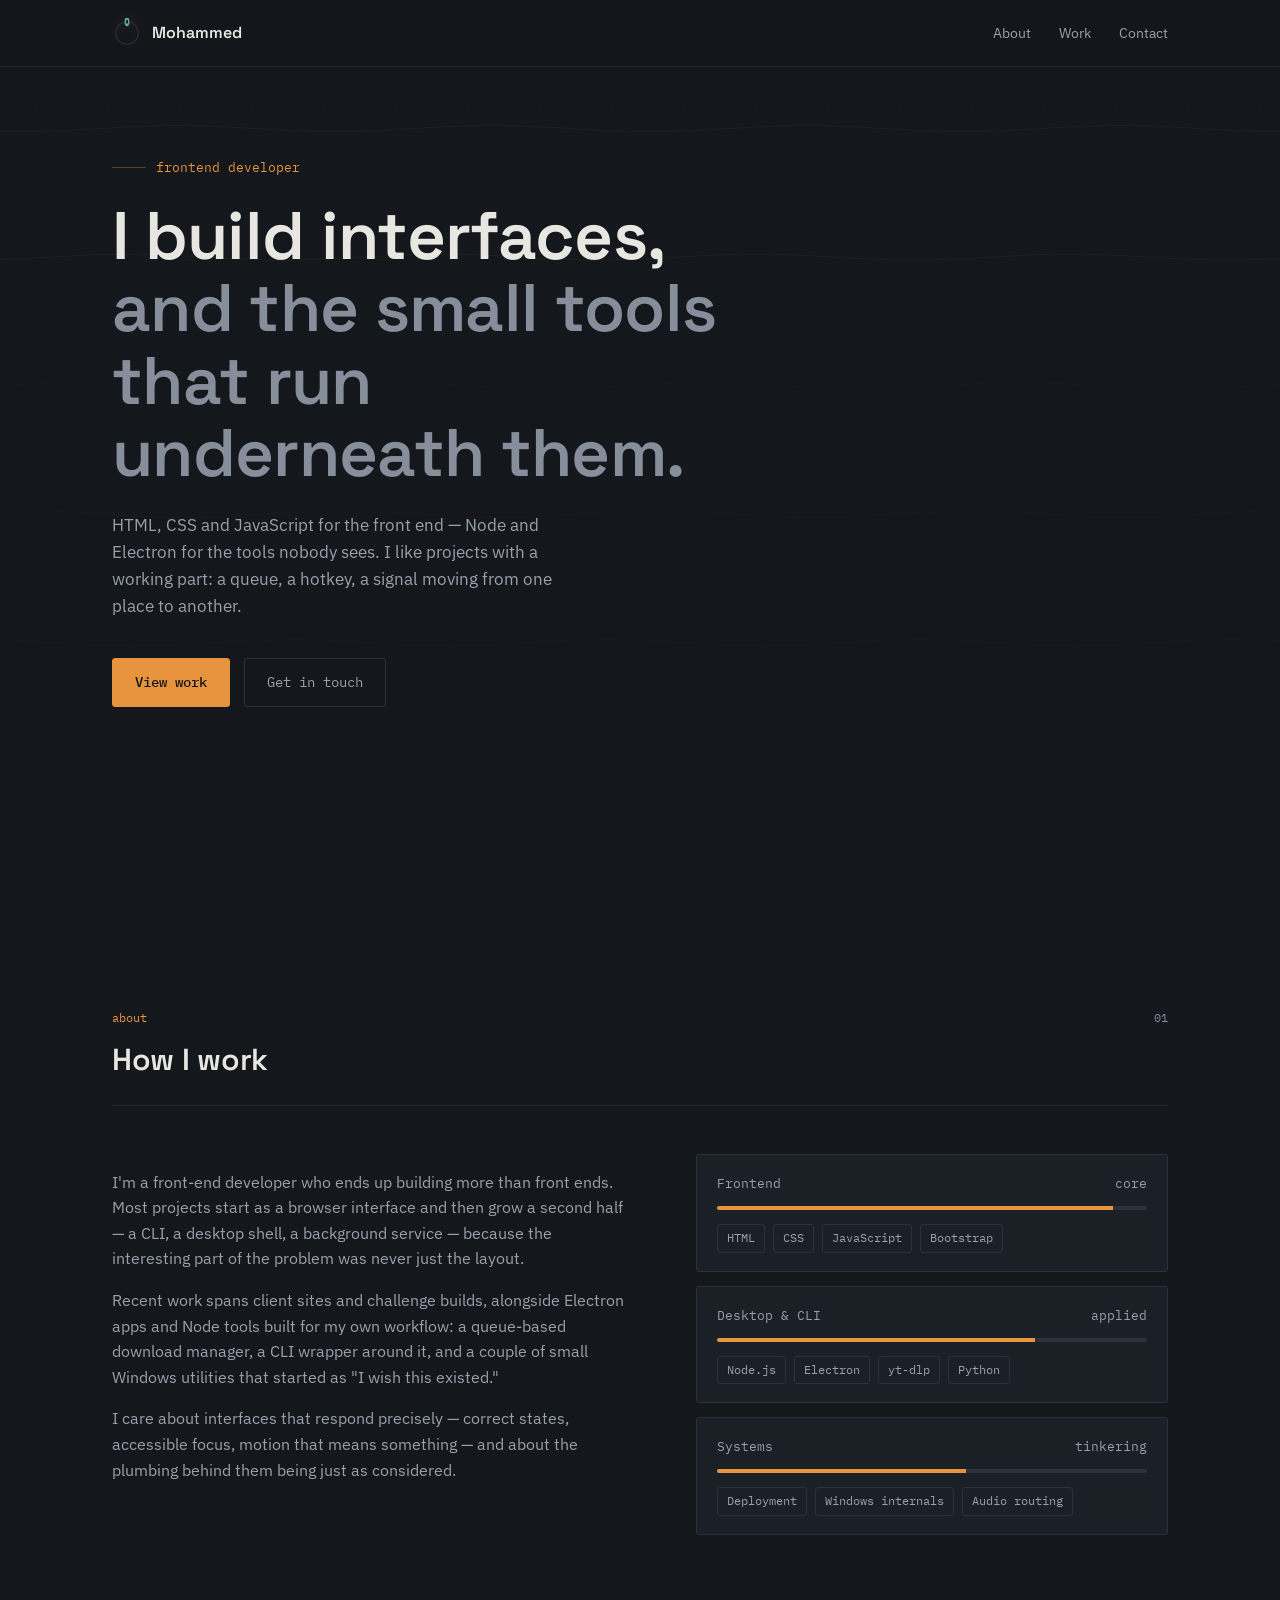
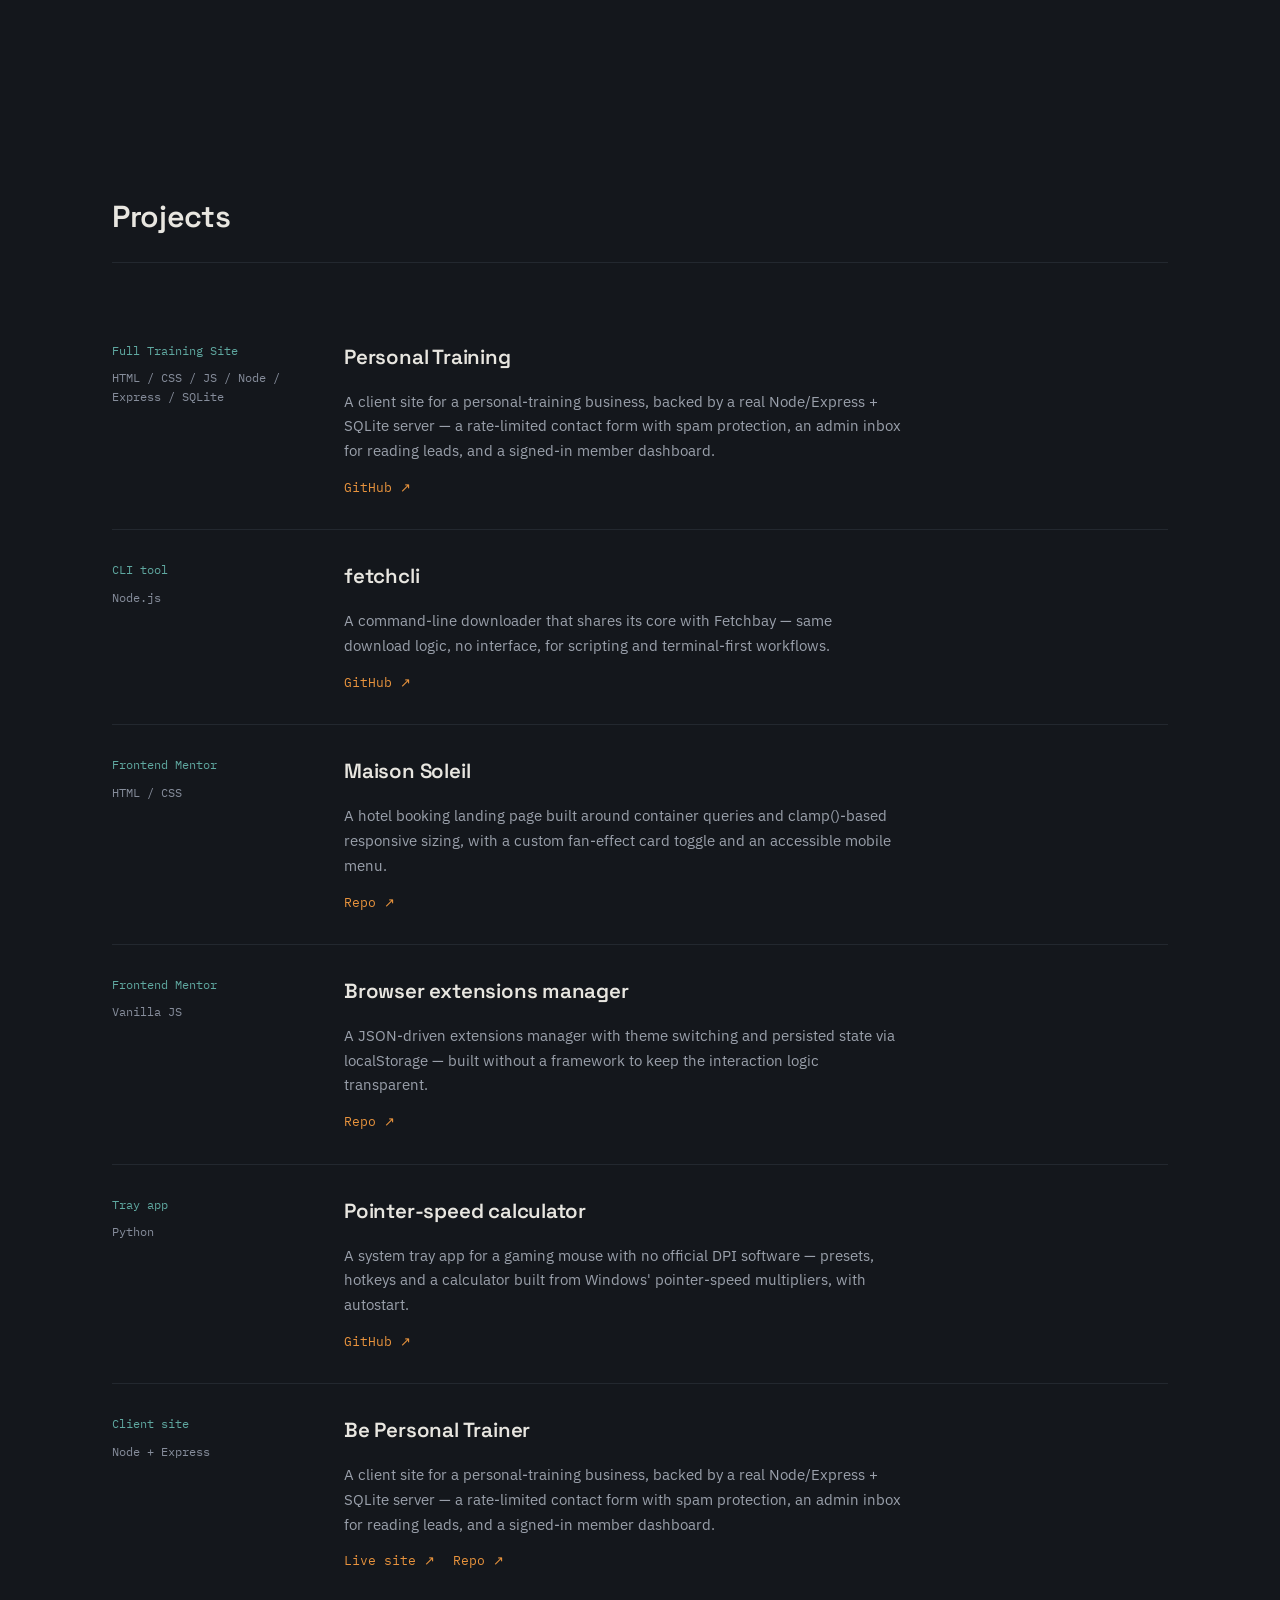
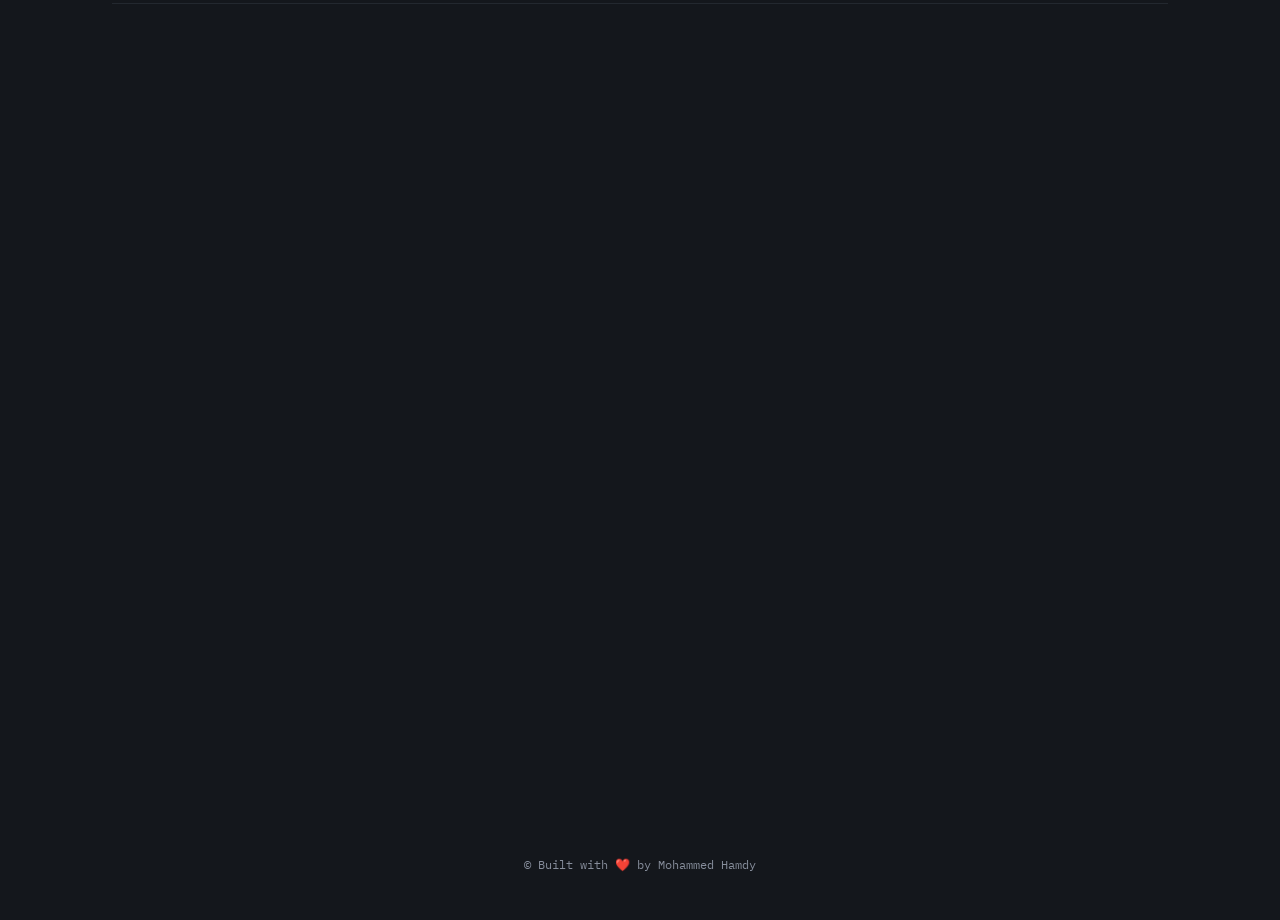
<file: index.html>
﻿<!doctype html>
<html lang="en">
  <head>
    <meta charset="UTF-8" />
    <meta name="viewport" content="width=device-width, initial-scale=1.0" />
    <title>Mohammed Hamdy — Frontend Developer</title>
    <meta
      name="description"
      content="Frontend developer building interfaces and the small tools underneath them — Electron apps, CLI utilities, and web builds with HTML, CSS, JavaScript and Node."
    />
    <meta name="author" content="Mohammed Hamdy" />
    <meta name="theme-color" content="#14171C" />
    <meta name="color-scheme" content="dark" />

    <!-- Favicon -->
    <link rel="icon" type="image/svg+xml" href="favicon.svg" />
    <link rel="icon" type="image/png" sizes="32x32" href="favicon-32.png" />
    <link rel="apple-touch-icon" href="apple-touch-icon.png" />

    <!-- Open Graph -->
    <meta property="og:type" content="website" />
    <meta property="og:site_name" content="Mohammed Hamdy" />
    <meta property="og:title" content="Mohammed Hamdy — Frontend Developer" />
    <meta
      property="og:description"
      content="Frontend developer building interfaces and the small tools underneath them — Electron apps, CLI utilities, and web builds with HTML, CSS, JavaScript and Node."
    />
    <meta property="og:url" content="https://shena9y.github.io/Portfolio/" />
    <meta
      property="og:image"
      content="https://shena9y.github.io/Portfolio/og-image.png"
    />
    <meta property="og:image:width" content="1200" />
    <meta property="og:image:height" content="630" />
    <meta
      property="og:image:alt"
      content="Mohammed Hamdy — frontend developer portfolio"
    />

    <!-- Twitter Card -->
    <meta name="twitter:card" content="summary_large_image" />
    <meta name="twitter:title" content="Mohammed Hamdy — Frontend Developer" />
    <meta
      name="twitter:description"
      content="Frontend developer building interfaces and the small tools underneath them."
    />
    <meta
      name="twitter:image"
      content="https://shena9y.github.io/Portfolio/og-image.png"
    />

    <link rel="canonical" href="https://shena9y.github.io/Portfolio/" />
    <link
      rel="preload"
      as="font"
      type="font/woff2"
      crossorigin
      href="fonts/Space-Grotesk-latin.woff2"
    />
    <link
      rel="preload"
      as="font"
      type="font/woff2"
      crossorigin
      href="fonts/IBM-Plex-Sans-latin.woff2"
    />
    <link
      rel="preload"
      as="font"
      type="font/woff2"
      crossorigin
      href="fonts/IBM-Plex-Mono-400.woff2"
    />

    <!-- Styles: fonts.css declares the @font-face rules, style.css the layout. -->
    <link rel="stylesheet" href="fonts.css" />
    <link rel="stylesheet" href="style.css" />

    <!-- Reveal animations in style.css are gated behind .js on <html>, so
         content stays visible when JavaScript is disabled. This must run
         inline before first paint. -->
    <script>
      document.documentElement.classList.add("js");
    </script>
    <script src="app.js" defer></script>
  </head>
  <body>
    <a href="#main-content" class="skip-link">Skip to content</a>
    <header>
      <nav aria-label="Primary">
        <a
          href="#hero"
          class="nav-mark"
          id="site-logo"
          aria-label="Mohammed — back to top"
        >
          <svg
            class="logo-glyph"
            viewBox="0 0 40 40"
            aria-hidden="true"
            focusable="false"
          >
            <circle class="logo-track" cx="20" cy="20" r="15" />
            <circle
              class="logo-arc"
              cx="20"
              cy="20"
              r="15"
              transform="rotate(-90 20 20)"
            />
            <circle
              class="logo-ping"
              cx="20"
              cy="20"
              r="15"
              transform="rotate(-90 20 20)"
            />
            <g class="logo-dot-pos" transform="translate(20, 5)">
              <circle class="logo-dot" cx="0" cy="0" r="4.2" />
              <circle class="logo-dot-core" cx="0" cy="0" r="1.8" />
            </g>
            <circle class="logo-burst" cx="20" cy="20" r="15" />
            <circle class="logo-burst burst-1" cx="20" cy="20" r="15" />
          </svg>
          <span class="logo-name">Mohammed</span>
        </a>
        <div class="nav-links">
          <a href="#about">About</a>
          <a href="#work">Work</a>
          <a href="#contact">Contact</a>
        </div>
      </nav>
    </header>

    <main id="main-content" tabindex="-1">
      <section class="hero" id="hero">
        <canvas id="wallpaper"></canvas>
        <div class="hero-inner">
          <div class="hero-label">
            <span class="rule"></span>frontend developer
          </div>
          <h1 class="hero-title">
            I build interfaces,
            <em>and the small tools that run underneath them.</em>
          </h1>
          <p class="hero-sub">
            HTML, CSS and JavaScript for the front end — Node and Electron for
            the tools nobody sees. I like projects with a working part: a queue,
            a hotkey, a signal moving from one place to another.
          </p>
          <div class="hero-cta">
            <a href="#work" class="btn btn-primary">View work</a>
            <a href="#contact" class="btn btn-ghost">Get in touch</a>
          </div>
        </div>
      </section>

      <section id="about">
        <div class="wrap">
          <div class="section-head">
            <div>
              <div class="tag reveal">about</div>
              <h2 class="reveal reveal-1">How I work</h2>
            </div>
            <div class="section-index reveal reveal-2">01</div>
          </div>

          <div class="about-grid">
            <div class="about-body">
              <p class="reveal">
                I'm a front-end developer who ends up building more than front
                ends. Most projects start as a browser interface and then grow a
                second half — a CLI, a desktop shell, a background service —
                because the interesting part of the problem was never just the
                layout.
              </p>
              <p class="reveal reveal-1">
                Recent work spans client sites and challenge builds, alongside
                Electron apps and Node tools built for my own workflow: a
                queue-based download manager, a CLI wrapper around it, and a
                couple of small Windows utilities that started as "I wish this
                existed."
              </p>
              <p class="reveal reveal-2">
                I care about interfaces that respond precisely — correct states,
                accessible focus, motion that means something — and about the
                plumbing behind them being just as considered.
              </p>
            </div>

            <div class="about-channels">
              <div class="channel reveal">
                <div class="channel-head">
                  <span class="name">Frontend</span
                  ><span class="name">core</span>
                </div>
                <div class="channel-bar"><span style="width: 92%"></span></div>
                <div class="channel-tags">
                  <span>HTML</span><span>CSS</span><span>JavaScript</span
                  ><span>Bootstrap</span>
                </div>
              </div>
              <div class="channel reveal reveal-1">
                <div class="channel-head">
                  <span class="name">Desktop &amp; CLI</span
                  ><span class="name">applied</span>
                </div>
                <div class="channel-bar"><span style="width: 74%"></span></div>
                <div class="channel-tags">
                  <span>Node.js</span><span>Electron</span><span>yt-dlp</span
                  ><span>Python</span>
                </div>
              </div>
              <div class="channel reveal reveal-2">
                <div class="channel-head">
                  <span class="name">Systems</span
                  ><span class="name">tinkering</span>
                </div>
                <div class="channel-bar"><span style="width: 58%"></span></div>
                <div class="channel-tags">
                  <span>Deployment</span><span>Windows internals</span
                  ><span>Audio routing</span>
                </div>
              </div>
            </div>
          </div>
        </div>
      </section>

      <section id="work">
        <div class="wrap">
          <div class="section-head">
            <div>
              <div class="tag reveal">selected work</div>
              <h2 class="reveal reveal-1">Projects</h2>
            </div>
            <div class="section-index reveal reveal-2">02</div>
          </div>

          <div class="project reveal">
            <div class="project-meta">
              <span class="kind mono">Full Training Site</span><br />HTML / CSS
              / JS / Node / Express / SQLite
            </div>
            <div>
              <h3>Personal Training</h3>
              <p>
                A client site for a personal-training business, backed by a real
                Node/Express + SQLite server — a rate-limited contact form with
                spam protection, an admin inbox for reading leads, and a
                signed-in member dashboard.
              </p>
              <div class="project-links">
                <a
                  href="https://github.com/shena9y"
                  target="_blank"
                  rel="noopener"
                  >GitHub ↗</a
                >
              </div>
            </div>
          </div>

          <div class="project reveal reveal-1">
            <div class="project-meta">
              <span class="kind mono">CLI tool</span><br />Node.js
            </div>
            <div>
              <h3>fetchcli</h3>
              <p>
                A command-line downloader that shares its core with Fetchbay —
                same download logic, no interface, for scripting and
                terminal-first workflows.
              </p>
              <div class="project-links">
                <a
                  href="https://github.com/shena9y"
                  target="_blank"
                  rel="noopener"
                  >GitHub ↗</a
                >
              </div>
            </div>
          </div>

          <div class="project reveal reveal-2">
            <div class="project-meta">
              <span class="kind mono">Frontend Mentor</span><br />HTML / CSS
            </div>
            <div>
              <h3>Maison Soleil</h3>
              <p>
                A hotel booking landing page built around container queries and
                clamp()-based responsive sizing, with a custom fan-effect card
                toggle and an accessible mobile menu.
              </p>
              <div class="project-links">
                <a
                  href="https://github.com/shena9y/Frontend-Mentor---Hotel-booking-confirmation-page-solution"
                  target="_blank"
                  rel="noopener"
                  >Repo ↗</a
                >
              </div>
            </div>
          </div>

          <div class="project reveal reveal-3">
            <div class="project-meta">
              <span class="kind mono">Frontend Mentor</span><br />Vanilla JS
            </div>
            <div>
              <h3>Browser extensions manager</h3>
              <p>
                A JSON-driven extensions manager with theme switching and
                persisted state via localStorage — built without a framework to
                keep the interaction logic transparent.
              </p>
              <div class="project-links">
                <a
                  href="https://github.com/shena9y/browser-extensions-manager-ui-main"
                  target="_blank"
                  rel="noopener"
                  >Repo ↗</a
                >
              </div>
            </div>
          </div>

          <div class="project reveal reveal-4">
            <div class="project-meta">
              <span class="kind mono">Tray app</span><br />Python
            </div>
            <div>
              <h3>Pointer-speed calculator</h3>
              <p>
                A system tray app for a gaming mouse with no official DPI
                software — presets, hotkeys and a calculator built from Windows'
                pointer-speed multipliers, with autostart.
              </p>
              <div class="project-links">
                <a
                  href="https://github.com/shena9y"
                  target="_blank"
                  rel="noopener"
                  >GitHub ↗</a
                >
              </div>
            </div>
          </div>

          <div class="project reveal reveal-5">
            <div class="project-meta">
              <span class="kind mono">Client site</span><br />Node + Express
            </div>
            <div>
              <h3>Be Personal Trainer</h3>
              <p>
                A client site for a personal-training business, backed by a real
                Node/Express + SQLite server — a rate-limited contact form with
                spam protection, an admin inbox for reading leads, and a
                signed-in member dashboard.
              </p>
              <div class="project-links">
                <a
                  href="https://shena9y.github.io/be-personal-trainer-site/"
                  target="_blank"
                  rel="noopener"
                  >Live site ↗</a
                >
                <a
                  href="https://github.com/shena9y/be-personal-trainer-site"
                  target="_blank"
                  rel="noopener"
                  >Repo ↗</a
                >
              </div>
            </div>
          </div>
        </div>
      </section>

      <section id="contact">
        <div class="wrap">
          <div class="contact-panel">
            <div class="contact-intro reveal reveal-left">
              <h2>Have something to build?</h2>
              <p>
                Open to front-end projects and the occasional excuse to build a
                small tool alongside one. Send a message and I'll reply from
                there.
              </p>

              <div class="contact-links">
                <a
                  href="https://github.com/shena9y"
                  target="_blank"
                  rel="noopener"
                  >GitHub <span>shena9y</span></a
                >
                <a
                  href="https://www.frontendmentor.io/profile/shena9y"
                  target="_blank"
                  rel="noopener"
                  >Frontend Mentor <span>shena9y</span></a
                >
              </div>
            </div>

            <form
              class="contact-form reveal reveal-right reveal-1"
              id="contact-form"
              action="https://formspree.io/f/xzebgnwv"
              method="POST"
            >
              <div class="field">
                <label for="cf-name">Name</label>
                <input
                  type="text"
                  id="cf-name"
                  name="name"
                  autocomplete="name"
                  required
                />
              </div>
              <div class="field">
                <label for="cf-email">Email</label>
                <input
                  type="email"
                  id="cf-email"
                  name="email"
                  autocomplete="email"
                  required
                />
              </div>
              <div class="field">
                <label for="cf-message">Message</label>
                <textarea id="cf-message" name="message" required></textarea>
              </div>
              <!-- honeypot field: hidden from browsers and real visitors, bots fill it in -->
              <div class="field hp" hidden>
                <label for="cf-hp">Leave blank</label>
                <input
                  type="text"
                  id="cf-hp"
                  name="_gotcha"
                  tabindex="-1"
                  autocomplete="off"
                />
              </div>

              <div class="form-row">
                <button type="submit" class="btn btn-primary" id="cf-submit">
                  Send message
                </button>
                <span
                  class="form-status mono"
                  id="cf-status"
                  role="status"
                  aria-live="polite"
                ></span>
              </div>
            </form>
          </div>
        </div>
      </section>
    </main>

    <footer>&copy; Built with ❤️ by Mohammed Hamdy</footer>
  </body>
</html>
</file>
<file: fonts.css>
/* Self-hosted fonts — latin subset only.
   Space Grotesk & IBM Plex Sans are variable fonts covering the weight ranges;
   IBM Plex Mono ships as static 400/500. */
@font-face {
  font-family: 'Space Grotesk';
  font-style: normal;
  font-weight: 400 700;
  font-display: swap;
  src: url('fonts/Space-Grotesk-latin.woff2') format('woff2');
  unicode-range: U+0000-00FF, U+0131, U+0152-0153, U+02BB-02BC, U+02C6, U+02DA,
    U+02DC, U+0304, U+0308, U+0329, U+2000-206F, U+20AC, U+2122, U+2191, U+2193,
    U+2212, U+2215, U+FEFF, U+FFFD;
}
@font-face {
  font-family: 'IBM Plex Sans';
  font-style: normal;
  font-weight: 400 600;
  font-display: swap;
  src: url('fonts/IBM-Plex-Sans-latin.woff2') format('woff2');
  unicode-range: U+0000-00FF, U+0131, U+0152-0153, U+02BB-02BC, U+02C6, U+02DA,
    U+02DC, U+0304, U+0308, U+0329, U+2000-206F, U+20AC, U+2122, U+2191, U+2193,
    U+2212, U+2215, U+FEFF, U+FFFD;
}
@font-face {
  font-family: 'IBM Plex Mono';
  font-style: normal;
  font-weight: 400;
  font-display: swap;
  src: url('fonts/IBM-Plex-Mono-400.woff2') format('woff2');
  unicode-range: U+0000-00FF, U+0131, U+0152-0153, U+02BB-02BC, U+02C6, U+02DA,
    U+02DC, U+0304, U+0308, U+0329, U+2000-206F, U+20AC, U+2122, U+2191, U+2193,
    U+2212, U+2215, U+FEFF, U+FFFD;
}
@font-face {
  font-family: 'IBM Plex Mono';
  font-style: normal;
  font-weight: 500;
  font-display: swap;
  src: url('fonts/IBM-Plex-Mono-500.woff2') format('woff2');
  unicode-range: U+0000-00FF, U+0131, U+0152-0153, U+02BB-02BC, U+02C6, U+02DA,
    U+02DC, U+0304, U+0308, U+0329, U+2000-206F, U+20AC, U+2122, U+2191, U+2193,
    U+2212, U+2215, U+FEFF, U+FFFD;
}
</file>
<file: style.css>
﻿:root {
  --bg: #14171c;
  --panel: #1b1f26;
  --panel-alt: #1f2430;
  --border: #2c323c;
  --border-soft: #23282f;
  --text: #e8e6e0;
  --text-dim: #9aa0ab;
  --text-faint: #868d9b;
  --accent: #e8933d;
  --accent-soft: rgba(232, 147, 61, 0.14);
  --accent-line: rgba(232, 147, 61, 0.35);
  --teal: #5fa8a0;
  --radius: 3px;
  --maxw: 1120px;
  --wrap-pad: 32px;
  --section-pad: 108px;
  --font-display: "Space Grotesk", sans-serif;
  --font-body: "IBM Plex Sans", sans-serif;
  --font-mono: "IBM Plex Mono", monospace;
  --ease-out: cubic-bezier(0.22, 1, 0.36, 1);
  color-scheme: dark;
}

* {
  box-sizing: border-box;
}
html {
  scroll-behavior: smooth;
}

body {
  margin: 0;
  overflow-x: hidden;
  background: var(--bg);
  color: var(--text);
  font-family: var(--font-body);
  font-size: 16px;
  line-height: 1.6;
  -webkit-font-smoothing: antialiased;
}

h1,
h2,
h3 {
  font-family: var(--font-display);
  margin: 0;
  font-weight: 600;
  letter-spacing: -0.01em;
}

.mono {
  font-family: var(--font-mono);
}

a {
  color: inherit;
  text-decoration: none;
}

.wrap {
  max-width: var(--maxw);
  margin: 0 auto;
  padding: 0 var(--wrap-pad);
}

::selection {
  background: var(--accent-soft);
  color: var(--accent);
}

:focus-visible {
  outline: 2px solid var(--accent);
  outline-offset: 3px;
}

.skip-link {
  position: absolute;
  top: -100px;
  left: 16px;
  z-index: 100;
  background: var(--accent);
  color: #14171c;
  font-family: var(--font-mono);
  font-size: 0.85rem;
  font-weight: 500;
  padding: 10px 18px;
  border-radius: var(--radius);
  transition: top 0.15s ease;
}
.skip-link:focus {
  top: 16px;
}

/* ---------- NAV ---------- */
header {
  position: fixed;
  top: 0;
  left: 0;
  right: 0;
  z-index: 50;
  background: rgba(20, 23, 28, 0.92);
  border-bottom: 1px solid var(--border-soft);
}
nav {
  max-width: var(--maxw);
  margin: 0 auto;
  padding: 18px var(--wrap-pad);
  display: flex;
  align-items: center;
  justify-content: space-between;
}
.nav-mark {
  font-family: var(--font-display);
  font-weight: 600;
  font-size: 1rem;
  display: flex;
  align-items: center;
  gap: 10px;
  cursor: pointer;
  transition: transform 0.12s ease;
}
.nav-mark:active {
  transform: scale(0.94);
}
.logo-glyph {
  display: block;
  width: 30px;
  height: 30px;
  flex: none;
  filter: drop-shadow(0 0 6px rgba(232, 147, 61, 0.18));
  transition: filter 0.3s ease;
}
.nav-mark:hover .logo-glyph {
  filter: drop-shadow(0 0 9px rgba(232, 147, 61, 0.42));
}
.logo-track {
  fill: none;
  stroke: var(--border);
  stroke-width: 1.5;
}
.logo-arc {
  fill: none;
  stroke: var(--accent);
  stroke-width: 2;
  stroke-linecap: round;
  stroke-dasharray: 94.25;
  /* JS sets --arc-offset each scroll frame (fallback = empty ring). */
  stroke-dashoffset: var(--arc-offset, 94.25px);
}
.logo-dot {
  fill: var(--teal);
  transform-box: fill-box;
  transform-origin: center;
  animation: logo-breathe 2.6s ease-in-out infinite;
}
.logo-dot-core {
  fill: #14171c;
}
.logo-burst,
.logo-ping {
  fill: none;
  stroke-width: 1.5;
  opacity: 0;
  pointer-events: none;
  transform-box: fill-box;
  transform-origin: center;
}
.logo-burst {
  stroke: var(--accent-line);
}
.logo-ping {
  stroke: var(--teal);
  stroke-dasharray: 30 64.25;
  stroke-dashoffset: 94.25;
}
.nav-mark.burst .logo-burst {
  animation: logo-burst-ring 0.7s var(--ease-out) forwards;
}
.nav-mark.burst .logo-burst.burst-1 {
  animation-delay: 0.15s;
}
.nav-mark.burst .logo-ping {
  animation: logo-ping-signal 1s linear forwards;
}
.nav-mark.burst .logo-dot {
  animation: logo-pop 0.9s var(--ease-out) both;
}
.logo-name {
  transition:
    color 0.3s ease,
    text-shadow 0.3s ease;
}
.nav-mark.burst .logo-name {
  color: var(--accent);
  text-shadow: 0 0 14px var(--accent-soft);
}

@keyframes logo-breathe {
  0%,
  100% {
    transform: scale(1);
  }
  50% {
    transform: scale(1.22);
  }
}
@keyframes logo-burst-ring {
  0% {
    opacity: 0.65;
    transform: scale(0.5);
  }
  100% {
    opacity: 0;
    transform: scale(1.5);
  }
}
@keyframes logo-ping-signal {
  0% {
    opacity: 0.9;
    stroke-dashoffset: 94.25;
  }
  75% {
    opacity: 0.9;
  }
  100% {
    opacity: 0;
    stroke-dashoffset: -94.25;
  }
}
@keyframes logo-pop {
  0% {
    transform: scale(1);
  }
  35% {
    transform: scale(1.75);
  }
  100% {
    transform: scale(1);
  }
}
.nav-links {
  display: flex;
  gap: 28px;
  font-size: 0.9rem;
  color: var(--text-dim);
}
.nav-links a {
  transition: color 0.3s ease;
}
.nav-links a:hover {
  color: var(--text);
}

/* ---------- HERO ---------- */
.hero {
  position: relative;
  min-height: 100vh;
  display: flex;
  align-items: center;
  overflow: hidden;
  padding-top: 72px;
}
#wallpaper {
  position: absolute;
  inset: 0;
  width: 100%;
  height: 100%;
  z-index: 0;
}
.hero::after {
  content: "";
  position: absolute;
  inset: 0;
  background: linear-gradient(180deg, rgba(20, 23, 28, 0.1) 0%, var(--bg) 96%);
  pointer-events: none;
}
.hero-inner {
  position: relative;
  z-index: 2;
  max-width: var(--maxw);
  margin: 0 auto;
  padding: 0 var(--wrap-pad);
  width: 100%;
}
.hero-label {
  font-family: var(--font-mono);
  font-size: 0.82rem;
  color: var(--accent);
  display: flex;
  align-items: center;
  gap: 10px;
  margin-bottom: 22px;
}
.hero-label .rule {
  width: 34px;
  height: 1px;
  background: var(--accent-line);
}
h1.hero-title {
  font-size: clamp(2.4rem, 5.4vw, 4.2rem);
  line-height: 1.08;
  max-width: 15ch;
  color: var(--text);
}
h1.hero-title em {
  font-style: normal;
  color: var(--text-faint);
}
.hero-sub {
  margin-top: 22px;
  max-width: 46ch;
  color: var(--text-dim);
  font-size: 1.05rem;
}
.hero-cta {
  margin-top: 38px;
  display: flex;
  gap: 14px;
  flex-wrap: wrap;
}
/* Hero entrance — fadeUp keyframes on a soft stagger. Gated behind .js (set
   inline in <head>) so the copy stays visible without JavaScript. */
.js .hero-label,
.js .hero-title,
.js .hero-sub,
.js .hero-cta {
  animation: fadeUp 0.8s var(--ease-out) backwards;
}
.js .hero-label {
  animation-delay: 0.05s;
}
.js .hero-title {
  animation-delay: 0.15s;
}
.js .hero-sub {
  animation-delay: 0.25s;
}
.js .hero-cta {
  animation-delay: 0.35s;
}
.btn {
  font-family: var(--font-mono);
  font-size: 0.85rem;
  padding: 13px 22px;
  border-radius: var(--radius);
  border: 1px solid var(--border);
  transition:
    border-color 0.3s ease,
    background 0.3s ease,
    color 0.3s ease,
    filter 0.3s ease,
    transform 0.3s ease,
    box-shadow 0.3s ease;
  display: inline-block;
}
.btn-primary {
  background: var(--accent);
  color: #14171c;
  border-color: var(--accent);
  font-weight: 500;
}
.btn-primary:hover {
  transform: translateY(-1px);
  filter: brightness(1.06);
  box-shadow: 0 6px 22px -8px rgba(232, 147, 61, 0.55);
}
.btn-ghost {
  color: var(--text-dim);
}
.btn-ghost:hover {
  border-color: var(--text-dim);
  color: var(--text);
}
/* Declared after the :hover rules so pressing a hovered button scales it. */
.btn:active {
  transform: scale(0.97);
}

/* ---------- SECTION SHELL ---------- */
section {
  padding: var(--section-pad) 0;
  position: relative;
}
/* Keep targeted links clear of the fixed header. */
section[id] {
  scroll-margin-top: 96px;
}
/* Skip rendering work for sections below the fold until they scroll near
   the viewport (Lighthouse-friendly and smooths long-page scrolling). */
#about,
#contact {
  content-visibility: auto;
  contain-intrinsic-size: 800px;
}
#work {
  content-visibility: auto;
  contain-intrinsic-size: 1500px;
}
.section-head {
  display: flex;
  align-items: baseline;
  justify-content: space-between;
  margin-bottom: 48px;
  padding-bottom: 20px;
  border-bottom: 1px solid var(--border-soft);
}
.section-head .tag {
  font-family: var(--font-mono);
  font-size: 0.78rem;
  color: var(--accent);
}
.section-head h2 {
  font-size: 1.9rem;
  margin-top: 8px;
}
.section-index {
  font-family: var(--font-mono);
  font-size: 0.78rem;
  color: var(--text-faint);
}

/* ---------- ABOUT ---------- */
.about-grid {
  display: grid;
  grid-template-columns: 1.1fr 1fr;
  gap: 64px;
}
@media (max-width: 800px) {
  .about-grid {
    grid-template-columns: 1fr;
    gap: 40px;
  }
}
.about-body p {
  color: var(--text-dim);
  max-width: 54ch;
}
.about-body p + p {
  margin-top: 16px;
}

.channel {
  border: 1px solid var(--border);
  border-radius: var(--radius);
  padding: 18px 20px;
  margin-bottom: 14px;
  background: var(--panel);
  transition:
    transform 0.3s ease,
    border-color 0.3s ease;
}
.channel:hover {
  transform: translateY(-4px);
  border-color: #3a414d;
}
.channel-head {
  display: flex;
  justify-content: space-between;
  align-items: center;
  margin-bottom: 12px;
}
.channel-head .name {
  font-family: var(--font-mono);
  font-size: 0.82rem;
  color: var(--text-dim);
}
.channel-bar {
  height: 4px;
  background: var(--border);
  border-radius: 2px;
  overflow: hidden;
  margin-bottom: 14px;
}
.channel-bar span {
  display: block;
  height: 100%;
  background: var(--accent);
}
.channel-tags {
  display: flex;
  flex-wrap: wrap;
  gap: 8px;
}
.channel-tags span {
  font-family: var(--font-mono);
  font-size: 0.74rem;
  color: var(--text-dim);
  border: 1px solid var(--border);
  border-radius: var(--radius);
  padding: 4px 9px;
}

/* ---------- PROJECTS ---------- */
.project {
  display: grid;
  grid-template-columns: 200px 1fr;
  gap: 32px;
  padding: 30px 0;
  border-bottom: 1px solid var(--border-soft);
  transition: transform 0.3s ease, padding-left 0.3s ease;
  position: relative;
}
.project:first-of-type {
  border-top: 1px solid var(--border-soft);
}
.project::before {
  content: "";
  position: absolute;
  left: -20px;
  top: 0;
  bottom: 0;
  width: 2px;
  background: transparent;
  transition: background 0.3s ease;
}
.project:hover::before {
  background: var(--accent);
}
.project:hover {
  padding-left: 20px;
  transform: translateY(-4px);
}
@media (max-width: 760px) {
  .project {
    grid-template-columns: 1fr;
    gap: 10px;
  }
  .project:hover {
    padding-left: 0;
    transform: none;
  }
  .project::before {
    display: none;
  }
}
.project-meta {
  font-family: var(--font-mono);
  font-size: 0.76rem;
  color: var(--text-faint);
}
.project-meta .kind {
  display: inline-block;
  color: var(--teal);
  margin-bottom: 8px;
}
.project h3 {
  font-size: 1.28rem;
  margin-bottom: 10px;
  color: var(--text);
  transition: color 0.3s ease;
}
.project:hover h3 {
  color: var(--accent);
}
.project p {
  color: var(--text-dim);
  max-width: 62ch;
  font-size: 0.96rem;
}
.project-links {
  margin-top: 14px;
  display: flex;
  gap: 18px;
  font-family: var(--font-mono);
  font-size: 0.8rem;
}
.project-links a {
  color: var(--accent);
  border-bottom: 1px solid transparent;
  transition: border-color 0.3s ease;
}
.project-links a:hover {
  border-color: var(--accent);
}

/* ---------- CONTACT ---------- */
.contact-panel {
  border: 1px solid var(--border);
  border-radius: var(--radius);
  background: var(--panel);
  padding: 52px;
  display: grid;
  grid-template-columns: 0.9fr 1.1fr;
  gap: 56px;
}
@media (max-width: 800px) {
  .contact-panel {
    grid-template-columns: 1fr;
    padding: 36px 26px;
    gap: 36px;
  }
}
.contact-intro h2 {
  font-size: 1.8rem;
  margin-bottom: 14px;
}
.contact-intro p {
  color: var(--text-dim);
  max-width: 42ch;
}
.contact-links {
  display: flex;
  flex-direction: column;
  gap: 12px;
  margin-top: 32px;
}
.contact-links a {
  font-family: var(--font-mono);
  font-size: 0.9rem;
  display: flex;
  justify-content: space-between;
  border-bottom: 1px solid var(--border-soft);
  padding-bottom: 10px;
  color: var(--text);
  max-width: 340px;
  transition: color 0.3s ease;
}
.contact-links a span {
  color: var(--text-faint);
}
.contact-links a:hover {
  color: var(--accent);
}

/* ---------- FORM ---------- */
.contact-form {
  display: flex;
  flex-direction: column;
  gap: 18px;
}
.field {
  display: flex;
  flex-direction: column;
  gap: 8px;
}
.field label {
  font-family: var(--font-mono);
  font-size: 0.76rem;
  color: var(--text-faint);
}
.field input,
.field textarea {
  background: var(--panel-alt);
  border: 1px solid var(--border);
  border-radius: var(--radius);
  color: var(--text);
  font-family: var(--font-body);
  font-size: 0.95rem;
  padding: 12px 14px;
  transition: border-color 0.3s ease;
}
.field input:hover,
.field textarea:hover {
  border-color: #3a414d;
}
.field input:focus,
.field textarea:focus {
  border-color: var(--accent);
  box-shadow: 0 0 0 2px var(--accent-soft);
  outline: none;
}
.field textarea {
  resize: vertical;
  min-height: 108px;
  font-family: inherit;
}
.field.hp {
  position: absolute;
  left: -9999px;
  opacity: 0;
  pointer-events: none;
}

.form-row {
  display: flex;
  align-items: center;
  gap: 16px;
  margin-top: 4px;
}
.form-status {
  font-family: var(--font-mono);
  font-size: 0.8rem;
  color: var(--text-faint);
}
.form-status.ok {
  color: var(--teal);
}
.form-status.err {
  color: #e06868;
}

button.btn-primary {
  font-family: var(--font-mono);
  border: 1px solid var(--accent);
  cursor: pointer;
}
button.btn-primary:disabled {
  opacity: 0.6;
  cursor: default;
  transform: none;
  box-shadow: none;
}

footer {
  padding: 34px 0 46px;
  text-align: center;
  font-family: var(--font-mono);
  font-size: 0.76rem;
  color: var(--text-faint);
}

/* ---------- SCROLL REVEAL ---------- */
/* Hidden only once JS confirms it's running (.js on <html>), so content
   stays visible for no-JS visitors. app.js adds .is-visible when the block
   scrolls into view, which runs the fadeUp keyframes with its staggered
   --reveal-delay. Fill mode is "backwards" (deliberately not "both") so the
   transform is released once the entrance finishes — project rows and
   channel cards can then run their hover lift without fighting the entrance. */
.js .reveal {
  opacity: 0;
}
.js .reveal.is-visible {
  opacity: 1;
  animation: fadeUp 0.7s var(--ease-out) var(--reveal-delay, 0s) backwards;
}
.js .reveal-left {
  --reveal-x: -26px;
}
.js .reveal-right {
  --reveal-x: 26px;
}
.reveal-1 {
  --reveal-delay: 80ms;
}
.reveal-2 {
  --reveal-delay: 160ms;
}
.reveal-3 {
  --reveal-delay: 240ms;
}
.reveal-4 {
  --reveal-delay: 320ms;
}
.reveal-5 {
  --reveal-delay: 400ms;
}
/* Shared entrance: the hero uses it directly, sections via .reveal.is-visible
   above. --reveal-x keeps the left/right variants' sideways shift. */
@keyframes fadeUp {
  from {
    opacity: 0;
    transform: translateY(26px) translateX(var(--reveal-x, 0px));
    filter: blur(4px);
  }
  to {
    opacity: 1;
    transform: translateY(0) translateX(0);
    filter: blur(0);
  }
}

@media (prefers-reduced-motion: reduce) {
  html {
    scroll-behavior: auto;
  }
  * {
    animation: none !important;
    transition: none !important;
  }
  .js .reveal,
  .js .reveal.is-visible {
    opacity: 1 !important;
    transform: none !important;
    filter: none !important;
  }
  .nav-mark,
  .nav-mark:active,
  .project:hover,
  .channel:hover {
    transform: none !important;
  }
  .logo-glyph,
  .logo-name {
    filter: none !important;
  }
}
</file>
